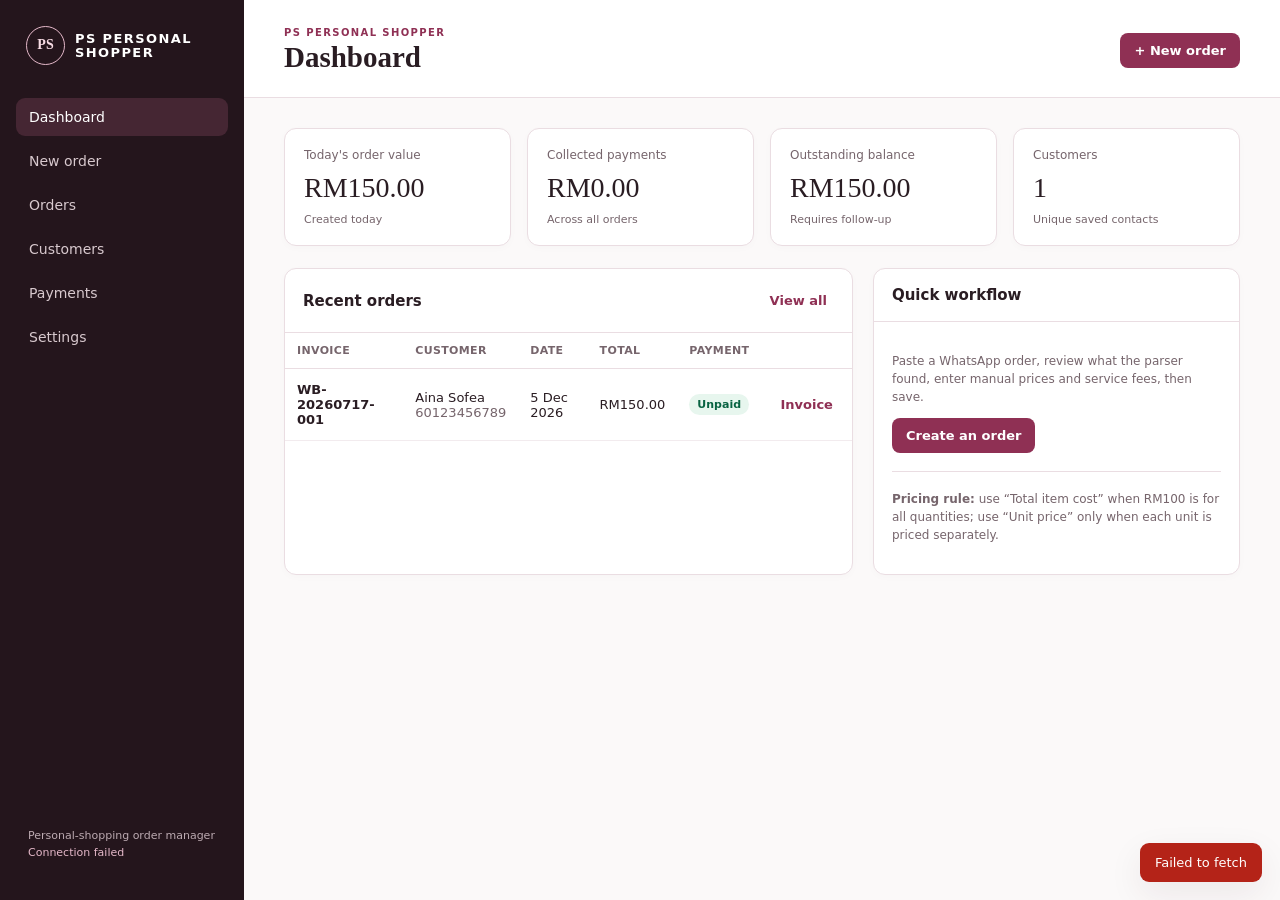
<file: index.html>
<!doctype html>
<html lang="en">
  <head>
    <meta charset="utf-8" />
    <meta name="viewport" content="width=device-width, initial-scale=1" />
    <meta name="theme-color" content="#8f3054" />
    <meta name="mobile-web-app-capable" content="yes" />
    <meta name="apple-mobile-web-app-capable" content="yes" />
    <meta name="apple-mobile-web-app-status-bar-style" content="default" />
    <link rel="apple-touch-icon" href="assets/icon.svg" />
    <meta name="description" content="PS Personal Shopper order manager" />
    <link rel="manifest" href="manifest.json" />
    <link rel="icon" href="assets/icon.svg" type="image/svg+xml" />
    <link rel="stylesheet" href="styles.css?v=4" />
    <title>PS Personal Shopper | Order Manager</title>
  </head>
  <body>
    <div class="app-shell" id="app-shell">
      <aside class="sidebar" id="sidebar" aria-label="Main menu">
        <button class="brand" id="sidebar-toggle" type="button" aria-label="Collapse sidebar" aria-expanded="true">
          <span class="brand-mark">PS</span><span class="brand-name">PS PERSONAL<br />SHOPPER</span>
        </button>
        <nav class="nav" aria-label="Main navigation">
          <a href="#dashboard" data-route="dashboard"><span class="nav-icon" aria-hidden="true">⌂</span><span class="nav-label">Dashboard</span></a>
          <a href="#new-order" data-route="new-order"><span class="nav-icon" aria-hidden="true">＋</span><span class="nav-label">New order</span></a>
          <a href="#orders" data-route="orders"><span class="nav-icon" aria-hidden="true">≡</span><span class="nav-label">Orders</span></a>
          <a href="#customers" data-route="customers"><span class="nav-icon" aria-hidden="true">●</span><span class="nav-label">Customers</span></a>
          <a href="#payments" data-route="payments"><span class="nav-icon nav-icon-text" aria-hidden="true">RM</span><span class="nav-label">Payments</span></a>
          <a href="#settings" data-route="settings"><span class="nav-icon" aria-hidden="true">⚙</span><span class="nav-label">Settings</span></a>
        </nav>
        <div class="sidebar-foot">Personal-shopping order manager<br /><span id="connection-state">Demo mode</span></div>
      </aside>
      <button class="sidebar-backdrop" id="sidebar-backdrop" aria-label="Close menu" tabindex="-1"></button>
      <main class="main-content">
        <header class="topbar">
          <button class="icon-button mobile-menu" id="menu-button" aria-label="Open menu" aria-controls="sidebar" aria-expanded="false">&#9776;</button>
          <div>
            <p class="eyebrow" id="page-kicker">ORDER MANAGEMENT</p>
            <h1 id="page-title">Dashboard</h1>
          </div>
          <button class="button button-primary" id="quick-order">+ New order</button>
        </header>
        <section id="app" class="page-container" aria-live="polite"></section>
      </main>
    </div>
    <div id="toast-region" class="toast-region" aria-live="polite"></div>
    <div id="modal-root"></div>
    <script src="app.js?v=4" defer></script>
  </body>
</html>
</file>
<file: styles.css>
:root{--wine:#8f3054;--wine-dark:#6e203e;--rose:#f9edf1;--ink:#2a1d23;--muted:#76656c;--line:#eadde2;--surface:#fff;--canvas:#fbf9f9;--success:#147a57;--warning:#a66305;--danger:#b42318;--shadow:0 12px 34px rgba(67,24,43,.08);font-family:Inter,ui-sans-serif,system-ui,-apple-system,BlinkMacSystemFont,"Segoe UI",sans-serif;color:var(--ink);background:var(--canvas)}
*{box-sizing:border-box}body{margin:0;background:var(--canvas)}button,input,select,textarea{font:inherit}button{cursor:pointer}.app-shell{min-height:100vh;display:grid;grid-template-columns:244px 1fr}.sidebar{background:#24151c;color:#fff;padding:26px 16px;display:flex;flex-direction:column;position:sticky;top:0;height:100vh}.brand{display:flex;gap:10px;align-items:center;color:#fff;text-decoration:none;font-size:13px;font-weight:800;letter-spacing:1.4px;line-height:1.05;padding:0 10px 33px}.brand-mark{width:39px;height:39px;border:1px solid #e4b8c9;border-radius:50%;display:grid;place-items:center;font-family:Georgia,serif;font-size:14px;letter-spacing:0;color:#f8dce5}.nav{display:grid;gap:6px}.nav a{color:#d8c9ce;text-decoration:none;border-radius:9px;padding:11px 13px;font-size:14px}.nav a:hover,.nav a.active{color:#fff;background:#452633}.sidebar-foot{margin-top:auto;color:#bcaab1;font-size:11px;line-height:1.6;padding:12px}.sidebar-foot span{color:#e5b8c9}.main-content{min-width:0}.topbar{padding:27px 40px 23px;display:flex;align-items:center;justify-content:space-between;background:#fff;border-bottom:1px solid var(--line)}h1{font-family:Georgia,serif;font-size:29px;margin:3px 0 0}.eyebrow{margin:0;color:var(--wine);font-size:10px;letter-spacing:1.4px;font-weight:800}.page-container{padding:30px 40px 50px;max-width:1540px}.button{border:0;border-radius:8px;padding:10px 14px;font-weight:700;font-size:13px}.button-primary{background:var(--wine);color:#fff}.button-primary:hover{background:var(--wine-dark)}.button-secondary{background:var(--rose);color:var(--wine-dark)}.button-plain{background:transparent;color:var(--wine);padding:7px}.button-danger{background:#fff0ef;color:var(--danger)}.icon-button{border:0;background:transparent;color:var(--ink);font-size:21px}.mobile-menu{display:none}.cards{display:grid;grid-template-columns:repeat(4,minmax(0,1fr));gap:16px;margin-bottom:22px}.card{background:#fff;border:1px solid var(--line);border-radius:12px;padding:19px;box-shadow:0 2px 8px rgba(30,10,18,.02)}.card-label{color:var(--muted);font-size:12px;margin:0 0 10px}.card-value{font-family:Georgia,serif;font-size:28px;margin:0}.card-note{color:var(--muted);font-size:11px;margin:9px 0 0}.split{display:grid;grid-template-columns:1.55fr 1fr;gap:20px}.panel{background:#fff;border:1px solid var(--line);border-radius:12px;box-shadow:0 2px 8px rgba(30,10,18,.02)}.panel-head{padding:17px 18px;border-bottom:1px solid var(--line);display:flex;align-items:center;justify-content:space-between;gap:12px}.panel-head h2{margin:0;font-size:15px}.panel-body{padding:18px}.empty{padding:34px;text-align:center;color:var(--muted)}.table-wrap{overflow:auto}table{width:100%;border-collapse:collapse;font-size:13px}th{text-align:left;color:var(--muted);font-size:11px;letter-spacing:.35px;text-transform:uppercase;font-weight:750;padding:11px 12px;border-bottom:1px solid var(--line)}td{padding:13px 12px;border-bottom:1px solid #f2ebee;vertical-align:middle}.table-actions{white-space:nowrap}.badge{display:inline-flex;align-items:center;border-radius:99px;padding:4px 8px;font-size:11px;font-weight:750}.badge-paid{background:#e7f6ee;color:#086342}.badge-unpaid{background:#fff3df;color:#8c5500}.badge-partial{background:#eaf1ff;color:#2456a6}.badge-cod{background:#f3ebfa;color:#6b3990}.badge-draft{background:#f0eef0;color:#60555a}.toolbar{display:flex;gap:10px;justify-content:space-between;align-items:center;margin-bottom:17px}.toolbar-group{display:flex;gap:8px;align-items:center}.search{width:min(300px,100%);padding:10px 11px;border:1px solid var(--line);border-radius:8px;background:#fff}.select{padding:9px 10px;border:1px solid var(--line);border-radius:8px;background:#fff}.tabbar{display:flex;gap:5px;border-bottom:1px solid var(--line);margin-bottom:22px}.tab{border:0;background:transparent;padding:12px 13px;color:var(--muted);font-weight:700;font-size:13px}.tab.active{color:var(--wine);border-bottom:2px solid var(--wine)}.form-grid{display:grid;grid-template-columns:repeat(12,1fr);gap:14px}.field{display:grid;gap:6px}.field label{font-size:12px;font-weight:750;color:#5f5057}.field input,.field select,.field textarea{border:1px solid var(--line);border-radius:8px;padding:10px;background:#fff;color:var(--ink);width:100%}.field textarea{min-height:85px;resize:vertical}.span-12{grid-column:span 12}.span-8{grid-column:span 8}.span-6{grid-column:span 6}.span-4{grid-column:span 4}.span-3{grid-column:span 3}.order-layout{display:grid;grid-template-columns:1fr 340px;gap:20px}.item-editor{border:1px solid var(--line);border-radius:10px;padding:15px;margin-bottom:12px;background:#fff}.item-editor-head{display:flex;justify-content:space-between;align-items:center;margin-bottom:12px}.item-editor-head strong{font-size:13px}.item-total{background:var(--rose);border-radius:8px;padding:10px;font-size:13px;font-weight:800;color:var(--wine-dark)}.summary{position:sticky;top:20px}.summary dl{margin:0;display:grid;gap:11px}.summary dl div{display:flex;justify-content:space-between;gap:14px;font-size:13px}.summary dt{color:var(--muted)}.summary dd{margin:0;font-weight:750}.summary-total{padding-top:12px!important;border-top:1px solid var(--line);font-size:16px!important}.summary-total dd{color:var(--wine);font-family:Georgia,serif;font-size:21px}.summary .field{margin-top:14px}.message-box{width:100%;min-height:310px;border:1px solid var(--line);border-radius:9px;padding:13px;resize:vertical}.hint{font-size:12px;color:var(--muted);line-height:1.5}.warning-list{margin:12px 0 0;padding:10px 12px 10px 28px;background:#fff7e9;color:#855000;border-radius:8px;font-size:12px}.warning-list li+li{margin-top:4px}.divider{height:1px;background:var(--line);margin:18px 0}.row{display:flex;align-items:center;justify-content:space-between;gap:12px}.muted{color:var(--muted)}.toast-region{position:fixed;right:18px;bottom:18px;display:grid;gap:8px;z-index:100}.toast{color:#fff;background:#2d2025;padding:12px 15px;border-radius:9px;box-shadow:var(--shadow);font-size:13px}.toast.success{background:var(--success)}.toast.error{background:var(--danger)}.modal-backdrop{position:fixed;inset:0;background:rgba(33,17,25,.45);display:grid;place-items:center;padding:20px;z-index:50}.modal{background:#fff;border-radius:14px;box-shadow:var(--shadow);width:min(680px,100%);max-height:90vh;overflow:auto}.modal-head{padding:17px 19px;border-bottom:1px solid var(--line);display:flex;justify-content:space-between;align-items:center}.modal-head h2{margin:0;font-size:17px}.modal-body{padding:19px}.modal-foot{padding:16px 19px;border-top:1px solid var(--line);display:flex;justify-content:flex-end;gap:8px}.customer-card{padding:13px 0;border-bottom:1px solid var(--line)}.customer-card:last-child{border:0}.customer-card p{margin:3px 0;font-size:12px}.template{background:#fff7fa;border:1px dashed #d6a1b5;border-radius:9px;padding:13px;white-space:pre-wrap;font:12px/1.5 ui-monospace,SFMono-Regular,Menlo,monospace}.hidden{display:none!important}@media(max-width:1050px){.cards{grid-template-columns:repeat(2,1fr)}.order-layout{grid-template-columns:1fr}.summary{position:static}.split{grid-template-columns:1fr}}@media(max-width:760px){.app-shell{display:block}.sidebar{position:fixed;z-index:80;width:244px;transform:translateX(-100%);transition:transform .2s}.sidebar.open{transform:translateX(0)}.mobile-menu{display:block}.topbar{padding:18px}.page-container{padding:20px 16px}.topbar h1{font-size:24px}.topbar .button{display:none}.cards{grid-template-columns:1fr 1fr;gap:10px}.card{padding:14px}.card-value{font-size:23px}.form-grid{grid-template-columns:1fr 1fr}.span-12,.span-8,.span-6,.span-4,.span-3{grid-column:span 2}.toolbar{align-items:stretch;flex-direction:column}.toolbar-group{flex-wrap:wrap}.table-wrap{margin:0 -16px}.table-wrap table{min-width:700px}.split{gap:14px}}

/* Mobile and touch refinements */
html { -webkit-text-size-adjust: 100%; }
button, input, select, textarea { touch-action: manipulation; }
@media (max-width: 560px) {
  .topbar { padding: 15px 16px; gap: 10px; }
  .topbar h1 { font-size: clamp(21px, 7vw, 26px); }
  .page-container { padding: 16px 12px 36px; }
  .panel, .card, .item-editor { border-radius: 10px; }
  .panel-head, .panel-body { padding: 14px; }
  .form-grid { grid-template-columns: 1fr; gap: 12px; }
  .span-12, .span-8, .span-6, .span-4, .span-3 { grid-column: span 1; }
  .field input, .field select, .field textarea, .message-box { min-height: 44px; font-size: 16px; }
  .item-editor { padding: 13px; margin-bottom: 10px; }
  .item-editor-head { align-items: flex-start; gap: 8px; }
  .item-editor-head .button { min-height: 40px; }
  .item-total { min-height: 44px; display: flex; align-items: center; }
  .summary .button { min-height: 46px; }
  .tabbar { overflow-x: auto; margin: 0 -2px 16px; }
  .tab { white-space: nowrap; min-height: 44px; }
  .cards { grid-template-columns: 1fr; }
  .toast-region { right: 12px; left: 12px; bottom: 12px; }
  .toast { text-align: center; }
}
.sidebar-backdrop { display: none; }
@media (max-width: 760px) {
  body.drawer-open { overflow: hidden; }
  .sidebar { visibility: hidden; pointer-events: none; box-shadow: 14px 0 34px rgba(27, 12, 19, .3); }
  .sidebar.open { visibility: visible; pointer-events: auto; }
  .sidebar-backdrop { display: block; position: fixed; inset: 0; z-index: 70; opacity: 0; pointer-events: none; border: 0; background: rgba(28, 14, 21, .45); transition: opacity .2s ease; }
  .sidebar-backdrop.open { opacity: 1; pointer-events: auto; }
  .mobile-menu { min-width: 44px; min-height: 44px; border-radius: 8px; }
}
/* Collapsible sidebar v4 */
.app-shell { transition: grid-template-columns .22s ease; }
.brand { width: 100%; border: 0; background: transparent; text-align: left; cursor: pointer; }
.brand-name { white-space: nowrap; }
.nav a { display: flex; align-items: center; gap: 11px; }
.nav-icon { display: none; width: 34px; height: 34px; flex: 0 0 34px; place-items: center; border-radius: 9px; font-size: 20px; color: #f5dbe5; }
.nav-icon-text { font-size: 10px; font-weight: 900; }
@media (min-width: 761px) {
  .app-shell.sidebar-collapsed { grid-template-columns: 76px minmax(0, 1fr); }
  .app-shell.sidebar-collapsed .sidebar { padding-left: 10px; padding-right: 10px; }
  .app-shell.sidebar-collapsed .brand { justify-content: center; padding-left: 0; padding-right: 0; }
  .app-shell.sidebar-collapsed .brand-name,
  .app-shell.sidebar-collapsed .nav-label,
  .app-shell.sidebar-collapsed .sidebar-foot { display: none; }
  .app-shell.sidebar-collapsed .nav a { justify-content: center; padding: 6px; }
  .app-shell.sidebar-collapsed .nav-icon { display: grid; }
}
@media (max-width: 760px) {
  .brand-name { display: inline; }
  .nav-icon { display: grid; }
  .sidebar { width: min(84vw, 290px); }
}
</file>
